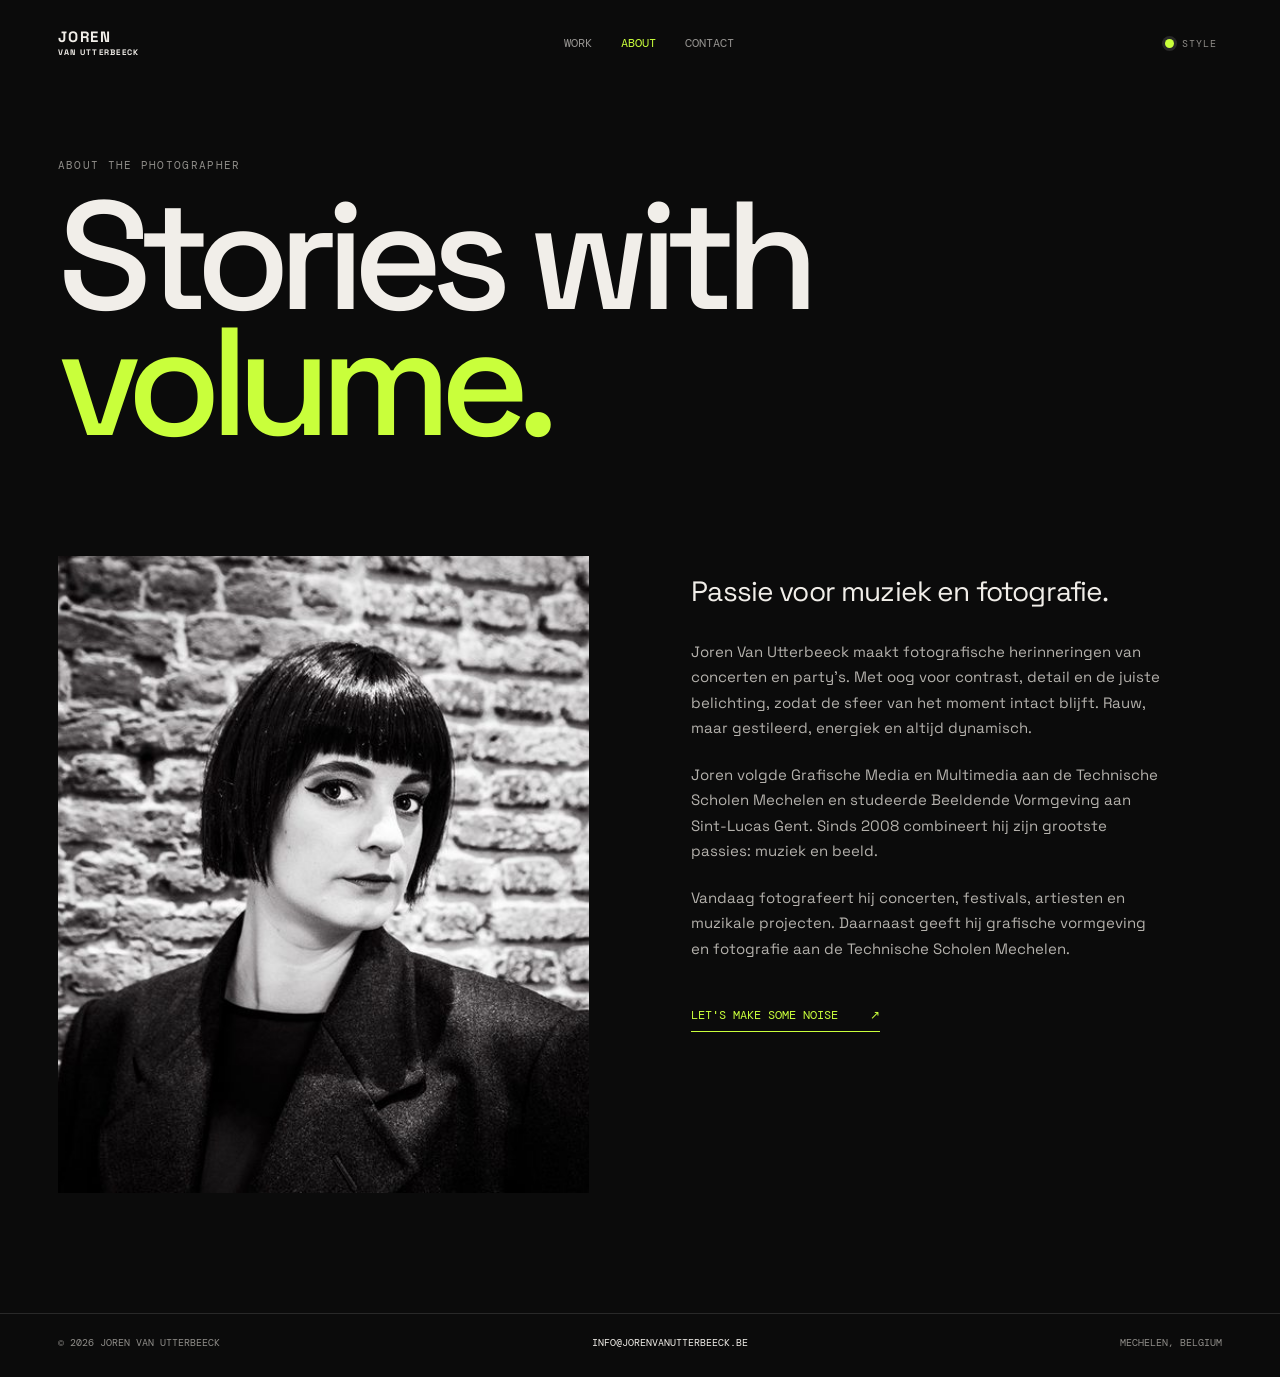
<file: about.html>
<!doctype html><html lang="nl"><head><meta charset="utf-8"><meta name="viewport" content="width=device-width, initial-scale=1"><title>About — Joren Van Utterbeeck</title><link rel="stylesheet" href="styles.css"></head><body><header class="site-header"><a class="brand" href="index.html">JOREN<br><span>VAN UTTERBEECK</span></a><nav><a href="index.html">Work</a><a class="active" href="about.html">About</a><a href="contact.html">Contact</a></nav><div class="header-actions"><button class="theme-trigger" aria-expanded="false" aria-controls="theme-panel"><span class="theme-dot"></span><span class="theme-trigger-label">Style</span></button><button class="menu-toggle" aria-label="Open menu"><i></i><i></i></button></div></header><div class="theme-panel" id="theme-panel" aria-label="Kies een stijl"><p>Curated styles</p><button data-theme-choice="noir"><span class="swatches"><i></i><i></i></span><b>Noir / Lime</b><small>Sharp &amp; energetic</small></button><button data-theme-choice="violet"><span class="swatches"><i></i><i></i></span><b>Electric Violet</b><small>Late-night club</small></button><button data-theme-choice="paper"><span class="swatches"><i></i><i></i></span><b>Warm Print</b><small>Editorial &amp; tactile</small></button><button data-theme-choice="ice"><span class="swatches"><i></i><i></i></span><b>Ice / Cobalt</b><small>Clean &amp; cinematic</small></button><button data-theme-choice="signal"><span class="swatches"><i></i><i></i></span><b>Signal Orange</b><small>Raw &amp; contemporary</small></button><button data-theme-choice="afterimage"><span class="swatches"><i></i><i></i></span><b>Afterimage</b><small>Poetic &amp; cinematic</small></button><button data-theme-choice="acid"><span class="swatches"><i></i><i></i></span><b>Acid Terminal</b><small>Digital &amp; graphic</small></button><button data-theme-choice="soft"><span class="swatches"><i></i><i></i></span><b>Soft Focus</b><small>Warm &amp; human</small></button><button data-theme-choice="ultraviolet"><span class="swatches"><i></i><i></i></span><b>Ultraviolet</b><small>Literary &amp; nocturnal</small></button></div><main class="page"><div class="page-title"><p class="eyebrow">About the photographer</p><h1>Stories with<br><em>volume.</em></h1></div><div class="about-grid"><div class="about-image"><img src="assets/images/photo-03-900.jpg" srcset="assets/images/photo-03-480.jpg 480w, assets/images/photo-03-900.jpg 900w, assets/images/photo-03-1600.jpg 1600w" sizes="(max-width: 700px) 100vw, 50vw" alt="Joren Van Utterbeeck achter de draaitafel"></div><div class="about-copy"><p class="lead">Passie voor muziek en fotografie.</p><p>Joren Van Utterbeeck maakt fotografische herinneringen van concerten en party’s. Met oog voor contrast, detail en de juiste belichting, zodat de sfeer van het moment intact blijft. Rauw, maar gestileerd, energiek en altijd dynamisch.</p><p>Joren volgde Grafische Media en Multimedia aan de Technische Scholen Mechelen en studeerde Beeldende Vormgeving aan Sint-Lucas Gent. Sinds 2008 combineert hij zijn grootste passies: muziek en beeld.</p><p>Vandaag fotografeert hij concerten, festivals, artiesten en muzikale projecten. Daarnaast geeft hij grafische vormgeving en fotografie aan de Technische Scholen Mechelen.</p><a class="text-link" href="contact.html">Let's make some noise <span>↗</span></a></div></div></main><footer class="site-footer"><span>© 2026 Joren Van Utterbeeck</span><a href="mailto:info@jorenvanutterbeeck.be">info@jorenvanutterbeeck.be</a><span>Mechelen, Belgium</span></footer><script src="script.js"></script></body></html>
</file>
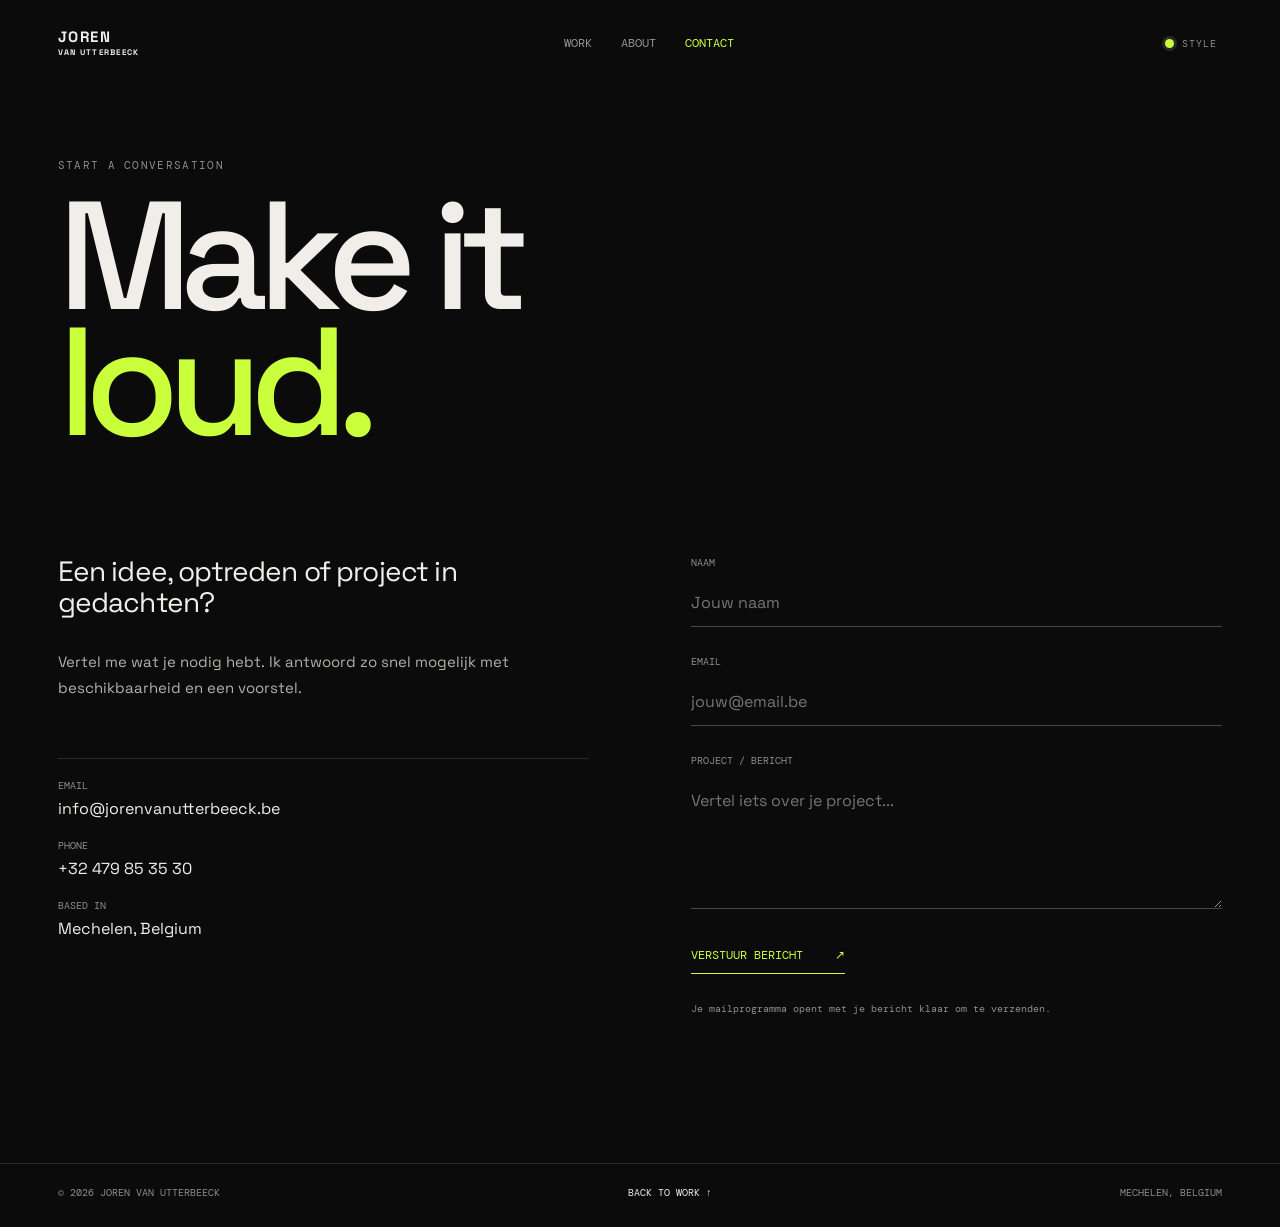
<file: contact.html>
<!doctype html><html lang="nl"><head><meta charset="utf-8"><meta name="viewport" content="width=device-width, initial-scale=1"><title>Contact — Joren Van Utterbeeck</title><link rel="stylesheet" href="styles.css"></head><body><header class="site-header"><a class="brand" href="index.html">JOREN<br><span>VAN UTTERBEECK</span></a><nav><a href="index.html">Work</a><a href="about.html">About</a><a class="active" href="contact.html">Contact</a></nav><div class="header-actions"><button class="theme-trigger" aria-expanded="false" aria-controls="theme-panel"><span class="theme-dot"></span><span class="theme-trigger-label">Style</span></button><button class="menu-toggle" aria-label="Open menu"><i></i><i></i></button></div></header><div class="theme-panel" id="theme-panel" aria-label="Kies een stijl"><p>Curated styles</p><button data-theme-choice="noir"><span class="swatches"><i></i><i></i></span><b>Noir / Lime</b><small>Sharp &amp; energetic</small></button><button data-theme-choice="violet"><span class="swatches"><i></i><i></i></span><b>Electric Violet</b><small>Late-night club</small></button><button data-theme-choice="paper"><span class="swatches"><i></i><i></i></span><b>Warm Print</b><small>Editorial &amp; tactile</small></button><button data-theme-choice="ice"><span class="swatches"><i></i><i></i></span><b>Ice / Cobalt</b><small>Clean &amp; cinematic</small></button><button data-theme-choice="signal"><span class="swatches"><i></i><i></i></span><b>Signal Orange</b><small>Raw &amp; contemporary</small></button><button data-theme-choice="afterimage"><span class="swatches"><i></i><i></i></span><b>Afterimage</b><small>Poetic &amp; cinematic</small></button><button data-theme-choice="acid"><span class="swatches"><i></i><i></i></span><b>Acid Terminal</b><small>Digital &amp; graphic</small></button><button data-theme-choice="soft"><span class="swatches"><i></i><i></i></span><b>Soft Focus</b><small>Warm &amp; human</small></button><button data-theme-choice="ultraviolet"><span class="swatches"><i></i><i></i></span><b>Ultraviolet</b><small>Literary &amp; nocturnal</small></button></div><main class="page contact-page"><div class="page-title"><p class="eyebrow">Start a conversation</p><h1>Make it<br><em>loud.</em></h1></div><div class="contact-grid"><div class="contact-info"><p class="lead">Een idee, optreden of project in gedachten?</p><p>Vertel me wat je nodig hebt. Ik antwoord zo snel mogelijk met beschikbaarheid en een voorstel.</p><dl><dt>Email</dt><dd><a href="mailto:info@jorenvanutterbeeck.be">info@jorenvanutterbeeck.be</a></dd><dt>Phone</dt><dd><a href="tel:+32479853530">+32 479 85 35 30</a></dd><dt>Based in</dt><dd>Mechelen, Belgium</dd></dl></div><form id="contact-form" class="contact-form"><label>Naam<input name="name" required autocomplete="name" placeholder="Jouw naam"></label><label>Email<input name="email" type="email" required autocomplete="email" placeholder="jouw@email.be"></label><label>Project / bericht<textarea name="message" required rows="5" placeholder="Vertel iets over je project..."></textarea></label><button class="submit" type="submit">Verstuur bericht <span>↗</span></button><p class="form-note">Je mailprogramma opent met je bericht klaar om te verzenden.</p><p class="form-status" aria-live="polite"></p></form></div></main><footer class="site-footer"><span>© 2026 Joren Van Utterbeeck</span><a href="index.html">Back to work ↑</a><span>Mechelen, Belgium</span></footer><script src="script.js"></script></body></html>
</file>
<file: styles.css>
@import url('https://fonts.googleapis.com/css2?family=Azeret+Mono:wght@400;500&family=Bricolage+Grotesque:opsz,wght@12..96,400;12..96,600;12..96,700&family=Chivo+Mono:wght@400;600&family=DM+Mono:wght@400;500&family=DM+Serif+Display:ital@0;1&family=Fraunces:opsz,wght@9..144,400;9..144,600&family=IBM+Plex+Mono:wght@400;500&family=Instrument+Serif:ital@0;1&family=Manrope:wght@400;500;700&family=Newsreader:opsz,wght@6..72,400;6..72,600&family=Onest:wght@400;500;700&family=Space+Grotesk:wght@400;500;600;700&family=Unbounded:wght@400;600;700&display=swap');
:root{--bg:#0b0b0b;--ink:#f1eee9;--muted:#8f8d89;--line:#292929;--accent:#c9ff3b}*{box-sizing:border-box}html{scroll-behavior:smooth}body{margin:0;background:var(--bg);color:var(--ink);font-family:'Space Grotesk',Arial,sans-serif}a{color:inherit;text-decoration:none}button{font:inherit;color:inherit;background:none;border:0;cursor:pointer}.site-header{height:86px;padding:23px 4.5vw;display:flex;align-items:center;justify-content:space-between;position:relative;z-index:4}.brand{font-size:15px;line-height:.9;font-weight:700;letter-spacing:.1em}.brand span{font-size:8px;letter-spacing:.16em}.site-header nav{display:flex;gap:29px;font:12px 'DM Mono',monospace;text-transform:uppercase}.site-header nav a{opacity:.6;transition:.25s}.site-header nav a:hover,.site-header nav a.active{opacity:1;color:var(--accent)}.menu-toggle{display:none}.intro{min-height:calc(100vh - 86px);padding:10vh 4.5vw 6vh;display:flex;flex-direction:column;justify-content:space-between;border-bottom:1px solid var(--line)}.eyebrow{font:11px 'DM Mono',monospace;text-transform:uppercase;letter-spacing:.12em;color:var(--muted);margin:0 0 22px}.intro h1,.page-title h1{font-size:clamp(68px,12vw,185px);line-height:.82;letter-spacing:-.075em;font-weight:500;margin:0;max-width:1000px}.intro h1 em,.page-title h1 em{font-style:normal;color:var(--accent)}.intro-bottom{display:flex;justify-content:space-between;align-items:end;font:14px/1.4 'DM Mono',monospace;color:var(--muted)}.scroll-cue{color:var(--ink)}.scroll-cue span{color:var(--accent);font-size:20px;margin-left:12px}.work-section{padding:120px 4.5vw 70px}.section-head{display:flex;align-items:end;justify-content:space-between;margin-bottom:43px}.section-head h2{font-size:clamp(36px,5vw,72px);letter-spacing:-.06em;font-weight:500;margin:0}.filters{display:flex;gap:18px;font:11px 'DM Mono',monospace;text-transform:uppercase}.filter{color:var(--muted);padding:0 0 7px;border-bottom:1px solid transparent}.filter.active,.filter:hover{color:var(--accent);border-color:var(--accent)}.gallery{display:grid;grid-template-columns:repeat(12,1fr);gap:18px}.card{position:relative;overflow:hidden;background:#161616;grid-column:span 4;aspect-ratio:1/1.28;cursor:pointer}.card.wide{grid-column:span 8;aspect-ratio:2/1.14}.card.tall{aspect-ratio:1/1.5}.card img{width:100%;height:100%;object-fit:cover;display:block;filter:saturate(.9);transition:transform .7s cubic-bezier(.2,.7,.2,1),filter .5s}.card:hover img{transform:scale(1.045);filter:saturate(1.2)}.card::after{content:'';position:absolute;inset:0;background:linear-gradient(transparent 60%,rgba(0,0,0,.85));opacity:.8}.card-meta{position:absolute;z-index:1;left:19px;right:19px;bottom:17px;display:flex;justify-content:space-between;font:11px 'DM Mono',monospace;text-transform:uppercase}.card-meta span:last-child{color:var(--accent)}.site-footer{border-top:1px solid var(--line);padding:22px 4.5vw 28px;display:flex;justify-content:space-between;color:var(--muted);font:10px 'DM Mono',monospace;text-transform:uppercase}.site-footer a{color:var(--ink)}.page{padding:8vh 4.5vw 120px}.page-title{margin-bottom:110px}.about-grid,.contact-grid{display:grid;grid-template-columns:1fr 1fr;gap:8vw;max-width:1200px;margin:0 auto}.about-image img{width:100%;display:block;aspect-ratio:1/1.2;object-fit:cover}.about-copy{padding-top:20px;max-width:470px}.lead{font-size:28px;line-height:1.1;letter-spacing:-.03em;margin:0 0 32px}.about-copy p:not(.lead),.contact-info>p:not(.lead){font-size:15px;line-height:1.7;color:#b4b1ac;margin:0 0 21px}.text-link{display:inline-block;color:var(--accent);font:12px 'DM Mono',monospace;text-transform:uppercase;margin-top:25px;border-bottom:1px solid var(--accent);padding-bottom:8px}.text-link span,.submit span{margin-left:25px}.contact-grid{align-items:start}.contact-info dl{border-top:1px solid var(--line);margin-top:58px}.contact-info dt{font:10px 'DM Mono',monospace;text-transform:uppercase;color:var(--muted);margin-top:20px}.contact-info dd{margin:6px 0 0;font-size:16px}.contact-info dd a:hover{color:var(--accent)}.contact-form{display:flex;flex-direction:column;gap:28px}.contact-form label{font:10px 'DM Mono',monospace;text-transform:uppercase;color:var(--muted)}input,textarea{display:block;width:100%;margin-top:10px;padding:13px 0;background:none;border:0;border-bottom:1px solid #464646;color:var(--ink);font:16px 'Space Grotesk',sans-serif;outline:none;resize:vertical}input:focus,textarea:focus{border-color:var(--accent)}.submit{align-self:start;border-bottom:1px solid var(--accent);padding:10px 0;color:var(--accent);font:12px 'DM Mono',monospace;text-transform:uppercase}.form-note,.form-status{font:10px 'DM Mono',monospace;color:var(--muted);margin:0}.form-status{color:var(--accent)}.lightbox{position:fixed;z-index:10;inset:0;background:rgba(5,5,5,.96);display:none;align-items:center;justify-content:center;padding:6vw}.lightbox.open{display:flex}.lightbox figure{margin:0;max-width:80vw;max-height:90vh;text-align:center}.lightbox img{max-width:100%;max-height:80vh;object-fit:contain}.lightbox figcaption{font:11px 'DM Mono',monospace;text-transform:uppercase;color:var(--muted);margin-top:12px}.close,.prev,.next{position:absolute;font-size:28px}.close{right:4vw;top:3vw}.prev{left:4vw}.next{right:4vw}.close:hover,.prev:hover,.next:hover{color:var(--accent)}
@media(max-width:700px){.site-header{height:74px;padding:20px 6vw}.site-header nav{position:absolute;top:74px;left:0;right:0;padding:22px 6vw;background:#111;display:none;flex-direction:column;gap:18px;border-top:1px solid var(--line)}.site-header.nav-open nav{display:flex}.menu-toggle{display:block;width:26px}.menu-toggle i{display:block;border-top:1px solid var(--ink);margin:6px 0}.intro{min-height:calc(100vh - 74px);padding:10vh 6vw 7vh}.intro h1,.page-title h1{font-size:18vw}.intro-bottom{font-size:11px}.scroll-cue{display:none}.work-section{padding:80px 6vw 45px}.section-head{display:block;margin-bottom:28px}.section-head h2{font-size:48px;margin-bottom:25px}.filters{gap:12px;flex-wrap:wrap}.gallery{gap:9px}.card,.card.wide{grid-column:span 6;aspect-ratio:1/1.38}.card:nth-child(3n){grid-column:span 12;aspect-ratio:1.45/1}.card-meta{font-size:9px;left:10px;right:10px;bottom:10px}.site-footer{padding:18px 6vw;gap:12px;line-height:1.4;flex-wrap:wrap}.site-footer span:last-child{display:none}.page{padding:7vh 6vw 80px}.page-title{margin-bottom:65px}.about-grid,.contact-grid{display:block}.about-image{margin-bottom:50px}.about-copy{padding:0}.lead{font-size:25px}.contact-info{margin-bottom:65px}.contact-info dl{margin-top:40px}.lightbox{padding:15vw 5vw}.lightbox figure{max-width:90vw}.prev{left:5vw}.next{right:5vw}}
/* ViV-inspired motion layer */
.card{opacity:0;transform:translateY(28px);transition:opacity .8s ease,transform .8s cubic-bezier(.2,.7,.2,1)}.card.is-visible{opacity:1;transform:translateY(0)}.card::before{content:'VIEW';position:absolute;z-index:2;top:18px;right:18px;width:46px;height:46px;border:1px solid rgba(201,255,59,.65);border-radius:50%;display:grid;place-items:center;font:9px 'DM Mono',monospace;color:var(--accent);opacity:0;transform:scale(.7);transition:.35s}.card:hover::before{opacity:1;transform:scale(1)}.card img{will-change:transform}.card-meta{transition:transform .4s ease}.card:hover .card-meta{transform:translateY(-4px)}.page-title{animation:rise .9s both cubic-bezier(.2,.7,.2,1)}.intro h1{animation:rise 1s .15s both cubic-bezier(.2,.7,.2,1)}@keyframes rise{from{opacity:0;transform:translateY(26px)}to{opacity:1;transform:none}}.cursor-label{position:fixed;z-index:20;pointer-events:none;display:none;background:var(--accent);color:#0b0b0b;border-radius:50%;width:72px;height:72px;place-items:center;font:9px 'DM Mono',monospace;transform:translate(-50%,-50%)}
@media (pointer:fine){.cursor-label{display:grid}.cursor-label.hidden{display:none}}
:root{--display:'Space Grotesk',Arial,sans-serif;--body:'Space Grotesk',Arial,sans-serif;--mono:'DM Mono',monospace}
body{font-family:var(--body)}h1,h2,.brand,.lead{font-family:var(--display)}
.header-actions{display:flex;align-items:center;gap:22px}.theme-trigger{display:flex;align-items:center;gap:8px;font:10px var(--mono);text-transform:uppercase;color:var(--muted);letter-spacing:.08em}.theme-trigger:hover{color:var(--accent)}.theme-dot{width:9px;height:9px;border-radius:50%;background:var(--accent);box-shadow:0 0 0 3px rgba(255,255,255,.12)}
.theme-panel{position:fixed;z-index:8;top:76px;right:4.5vw;width:250px;padding:18px;background:#141414;border:1px solid var(--line);box-shadow:0 18px 50px #0008;display:none}.theme-panel.open{display:block;animation:theme-in .25s ease both}.theme-panel>p{font:9px var(--mono);text-transform:uppercase;color:var(--muted);margin:0 0 12px}.theme-panel button{width:100%;display:grid;grid-template-columns:28px 1fr;grid-template-rows:auto auto;text-align:left;column-gap:10px;padding:11px 5px;border-top:1px solid var(--line)}.theme-panel button:hover{background:#202020}.theme-panel b{font:12px var(--display);font-weight:500}.theme-panel small{font:9px var(--mono);color:var(--muted);margin-top:3px}.swatches{grid-row:1/3;display:flex;gap:3px;align-items:center}.swatches i{display:block;width:10px;height:23px;background:var(--swatch-a)}.swatches i+ i{background:var(--swatch-b)}.theme-panel button[data-theme-choice=noir]{--swatch-a:#c9ff3b;--swatch-b:#0b0b0b}.theme-panel button[data-theme-choice=violet]{--swatch-a:#a678ff;--swatch-b:#120b23}.theme-panel button[data-theme-choice=paper]{--swatch-a:#d6764a;--swatch-b:#211b17}.theme-panel button[data-theme-choice=ice]{--swatch-a:#8ee9ff;--swatch-b:#07111c}@keyframes theme-in{from{opacity:0;transform:translateY(-8px)}to{opacity:1;transform:none}}
body[data-theme=violet]{--bg:#0d0816;--ink:#f4f0ff;--muted:#9b91ae;--line:#302341;--accent:#a678ff;--display:'Syne',Arial,sans-serif;--body:'Manrope',Arial,sans-serif}body[data-theme=paper]{--bg:#211b17;--ink:#f6ead9;--muted:#b39d87;--line:#493a2f;--accent:#e68758;--display:'DM Serif Display',Georgia,serif;--body:'Manrope',Arial,sans-serif}body[data-theme=ice]{--bg:#07111c;--ink:#edfaff;--muted:#88a1ae;--line:#233c4a;--accent:#8ee9ff;--display:'Syne',Arial,sans-serif;--body:'Manrope',Arial,sans-serif}body[data-theme=paper] .intro h1,body[data-theme=paper] .page-title h1{letter-spacing:-.045em;font-weight:400}body[data-theme=paper] .brand{font-family:var(--body)}body[data-theme=violet] .card:hover img{filter:saturate(1.35) hue-rotate(8deg)}
@media(max-width:700px){.theme-trigger-label{display:none}.header-actions{gap:16px}.theme-panel{right:6vw;top:65px;width:230px}}

/* Five additional, more distinctive type-led directions */
body[data-theme=signal]{--bg:#17100d;--ink:#fff5eb;--muted:#bb9885;--line:#4a2b20;--accent:#ff6b35;--display:'Bricolage Grotesque',Arial,sans-serif;--body:'Onest',Arial,sans-serif}
body[data-theme=afterimage]{--bg:#101316;--ink:#e8edf0;--muted:#89969e;--line:#2a343b;--accent:#f0c36b;--display:'Instrument Serif',Georgia,serif;--body:'Onest',Arial,sans-serif}body[data-theme=afterimage] .intro h1,body[data-theme=afterimage] .page-title h1{font-weight:400;letter-spacing:-.035em}
body[data-theme=acid]{--bg:#10120e;--ink:#eaffdc;--muted:#91a083;--line:#293522;--accent:#d7ff36;--display:'Unbounded',Arial,sans-serif;--body:'IBM Plex Mono',monospace}body[data-theme=acid] .intro h1,body[data-theme=acid] .page-title h1{font-size:clamp(48px,9vw,135px);letter-spacing:-.08em}
body[data-theme=soft]{--bg:#241e1c;--ink:#f7eadc;--muted:#bda99d;--line:#493b36;--accent:#eeb3a0;--display:'Fraunces',Georgia,serif;--body:'Onest',Arial,sans-serif}body[data-theme=soft] .intro h1,body[data-theme=soft] .page-title h1{font-weight:400;letter-spacing:-.055em}
body[data-theme=ultraviolet]{--bg:#100c18;--ink:#eee9f8;--muted:#9d91af;--line:#332847;--accent:#d7a6ff;--display:'Newsreader',Georgia,serif;--body:'Azeret Mono',monospace}body[data-theme=ultraviolet] .intro h1,body[data-theme=ultraviolet] .page-title h1{font-weight:400;letter-spacing:-.055em}
.theme-panel button[data-theme-choice=signal]{--swatch-a:#ff6b35;--swatch-b:#17100d}.theme-panel button[data-theme-choice=afterimage]{--swatch-a:#f0c36b;--swatch-b:#101316}.theme-panel button[data-theme-choice=acid]{--swatch-a:#d7ff36;--swatch-b:#10120e}.theme-panel button[data-theme-choice=soft]{--swatch-a:#eeb3a0;--swatch-b:#241e1c}.theme-panel button[data-theme-choice=ultraviolet]{--swatch-a:#d7a6ff;--swatch-b:#100c18}
</file>
